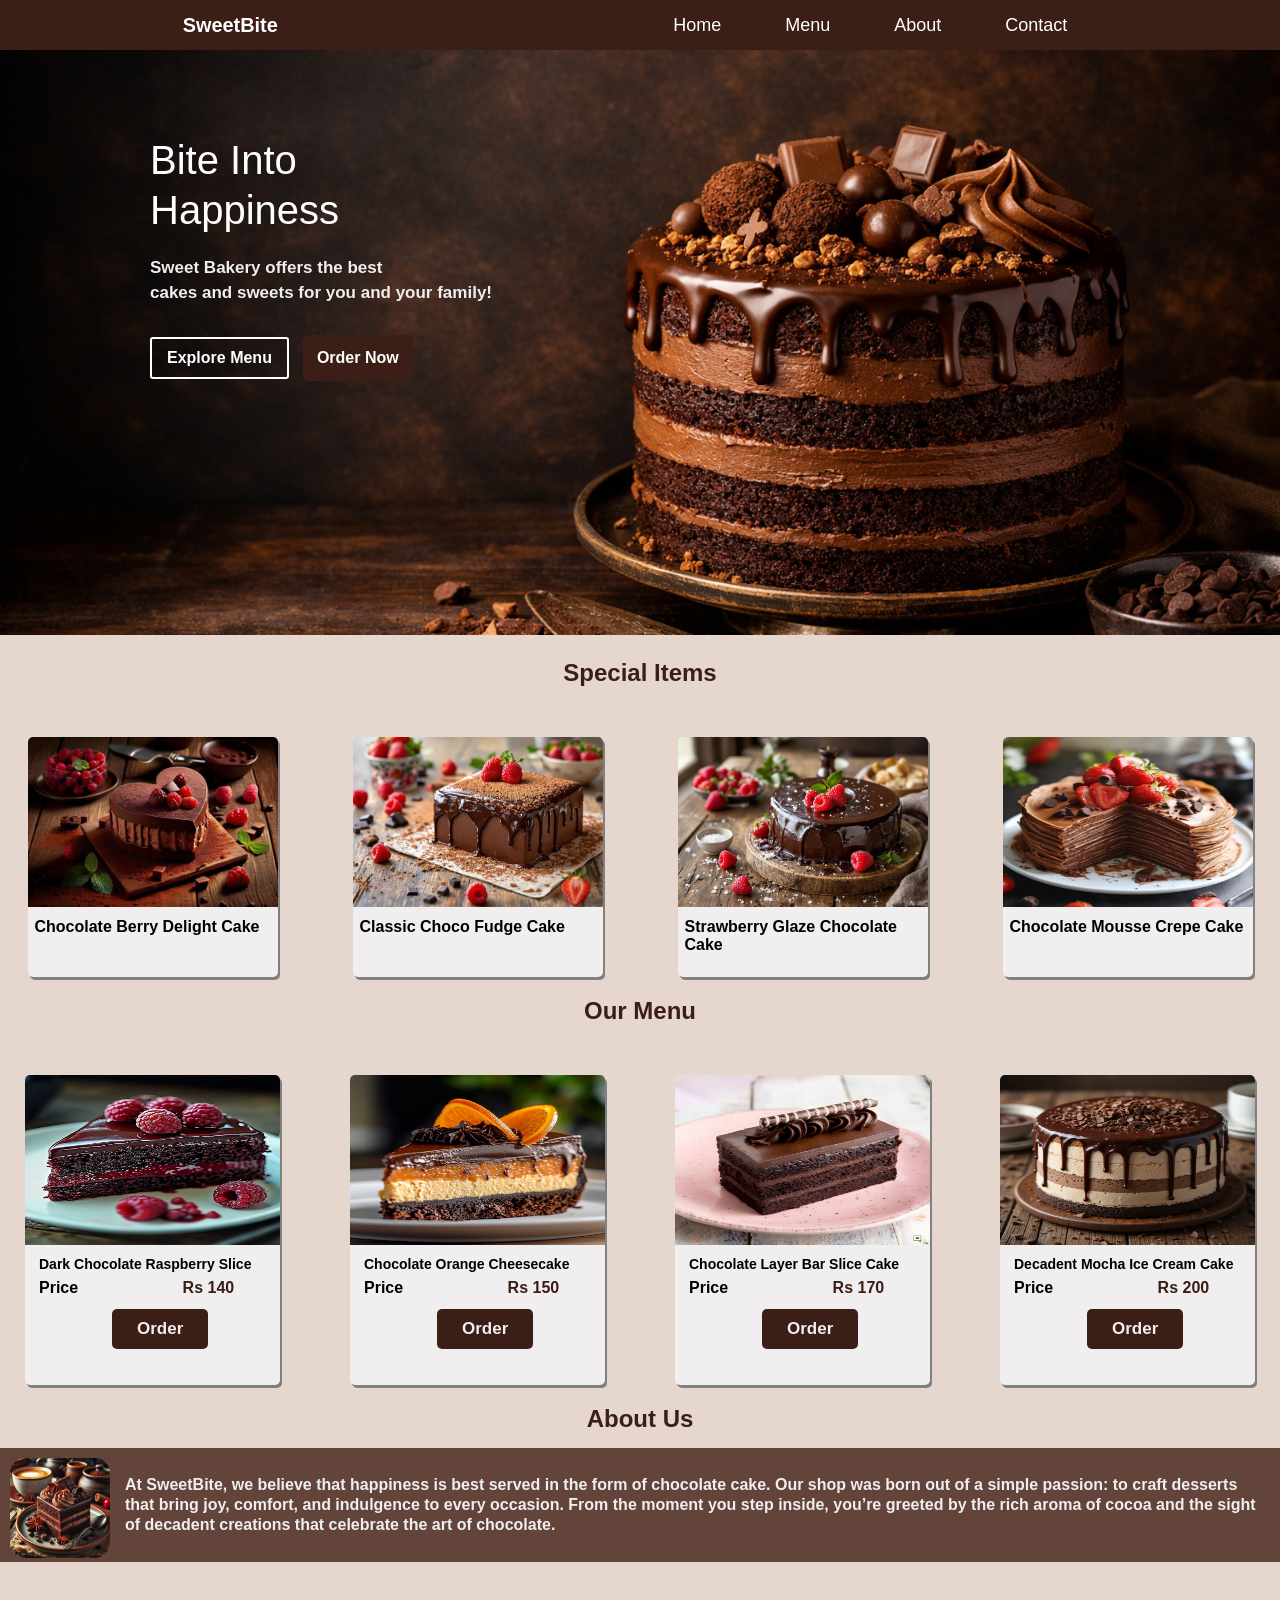
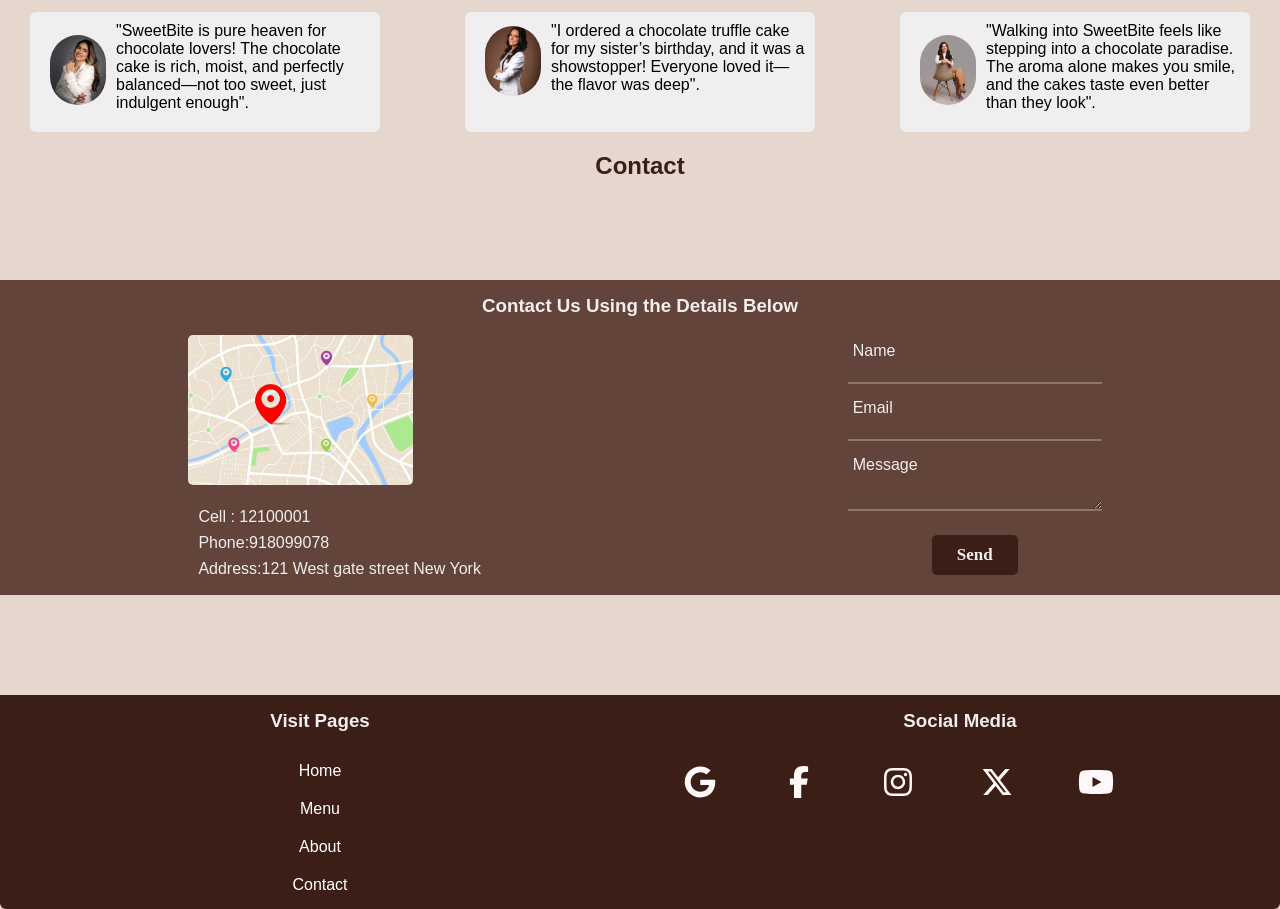
<file: index.html>
<!DOCTYPE html>
<html lang="en">
<head>
  <meta charset="UTF-8">
  <meta name="viewport" content="width=device-width, initial-scale=1.0">
  <title>SweetBite</title>
  <link rel="stylesheet" href="style.css">
</head>
<body >
  <header id="nav-bar">
    <h3>SweetBite</h3>
    
    <nav>
      <ul>
        <li><a href="index.html">Home</a></li>
        <li><a href="menu.html">Menu</a></li>
        <li><a href="about.html">About</a></li>
        <li><a href="contact.html">Contact</a></li>
      </ul>
    </nav>
  </header>

  <main>
     <section class="hero-image">
      <img src="image/Copilot_20260327_180134.png" alt="shop-logo">
     </section>

     <section class="content">
      <p class="tagline">Bite Into <br>
      Happiness</p>
      <p class="grt-line">
        Sweet Bakery offers the best <br>
        cakes and sweets for you and your family!
      </p>
      
      <div class="btn">
        <a href="menu.html" class="trans">Explore Menu</a>
        <a href="menu.html" class="btn-btn">Order Now</a>
      </div>
     </section>

     <section>
      <h1>Special Items</h1>
      <div class="grid">
             <div class="card"><img src="image/download.jpeg" alt="dish" >
              <p>Chocolate Berry Delight Cake</p>
            </div>
            <div class="card"><img src="image/img-grid (1).jpeg" alt="dish">
              <p>Classic Choco Fudge Cake</p>
            </div>
            <div class="card"><img src="image/img-grid (2).jpeg" alt="dish" >
              <p>Strawberry Glaze Chocolate Cake</p>
            </div>
            <div class="card"><img src="image/Chocolate Mousse Crepe Cake Recipe – Elegant French Dessert Idea.jpeg" alt="dish" >
              <p>Chocolate Mousse Crepe Cake</p>
            </div>
      </div>
     </section>

     <section>
        <h1>Our Menu</h1>
         <div class="grid-menu">
          <div class="card-menu">
            <img src="image/Chocolate Raspberry Truffle Cake_ Indulge in a Decadent Dessert Delight.jpeg" alt="recipies" >
            <div class="description">
              <p class="recipe">Dark Chocolate Raspberry Slice</p>
              <p>Price <span>Rs 140</span></p>
              <button>Order</button>
            </div>
          </div>

           <div class="card-menu">
            <img src="image/Chocolate Orange Cheesecake.jpeg" alt="recipies" >
            <div class="description">
              <p class="recipe">Chocolate Orange Cheesecake</p>
              <p>Price <span>Rs 150</span></p>
              <button>Order</button>
            </div>
          </div>

           <div class="card-menu">
            <img src="image/download (1).jpeg" alt="recipies" >
            <div class="description">
              <p class="recipe">Chocolate Layer Bar Slice Cake</p>
              <p>Price <span>Rs 170</span></p>
              <button>Order</button>
            </div>
          </div>

          <div class="card-menu">
            <img src="image/Decadent Mocha Ice Cream Cake_ A Coffee Lover's Delight.jpeg" alt="recipies" >
            <div class="description">
              <p class="recipe">Decadent Mocha Ice Cream Cake</p>
              <p>Price <span>Rs 200</span></p>
              <button>Order</button>
            </div>
          </div>

         </div>
     </section>

    <section class="abt">
     <h1>About Us</h1>
     <div class="background">
       <div class="flex">
            <div ><img src="image/download (2).jpeg" alt="decoration" ></div>
            <div class="abt-content">
              <p>At SweetBite, we believe that happiness is best
                 served in the form of chocolate cake. Our shop was
                 born out of a simple passion: to craft desserts 
                 that bring joy, comfort, and indulgence to every 
                 occasion. From the moment you step inside, you’re
                 greeted by the rich aroma of cocoa and the sight 
                 of decadent creations that celebrate the art of
                 chocolate.</p>
           </div>
        </div>
     </div>
      <div class="cmt-grid">
           <div class="container">
           <div class="flex">
            <div ><img src="image/📸 @nutrijuliafreitasg.jpeg" alt="profile" height="70px;"></div>
             <div class="abt-content">
              <p>"SweetBite is pure heaven for chocolate lovers! The chocolate cake is rich, moist, and perfectly balanced—not too sweet, just indulgent enough".</p>
             </div>
         </div>
       </div>

        <div class="container">
           <div class="flex">
            <div ><img src="image/Todas as publicações • Instagram.jpeg" alt="profile" height="70px;"></div>
             <div class="abt-content">
              <p>"I ordered a chocolate truffle cake for my sister’s birthday, and it was a showstopper! Everyone loved it—the flavor was deep".</p>
             </div>
         </div>
       </div>

        <div class="container">
           <div class="flex">
            <div ><img src="image/No mercado atual, o posicionamento de imagem é….jpeg" alt="profile" height="70px;"></div>
             <div class="abt-content">
              <p>"Walking into SweetBite feels like stepping into a chocolate paradise. The aroma alone makes you smile, and the cakes taste even better than they look".</p>
             </div>
         </div>
       </div>

      </div>
      
    </section>

   <section>
    <h1>Contact</h1>
    <div class="contact">
       <h3>Contact Us Using the Details Below</h3>
      <div class="flex-contact">
        <div>
        <img src="image/Mix of images I researched for Product Creation and Brochure Creation.jpeg" alt="location" height="100px" >
        <p>Cell : 12100001</p>
        <p>Phone:918099078</p>
        <p>Address:121 West gate street 
           New York</p>
        </div>
          <form>
           
            <div>
              <label>Name</label>
              <input type="text" name="username">
            </div>

            <div>
              <label>Email</label>
              <input type="email" name="email">
            </div>

            <div>
              <label>Message</label>
              <textarea></textarea>
            </div>

            <div class="submit">
              
              <input type="submit" value="Send">
            </div>

          </form>

      </div>
    
    </div>
   </section>
  </main>

  <footer>
    <div class="footer">
     <div class="pg">
       <h3>Visit Pages</h3>
          <a href="index.html">Home</a>
          <a href="menu.html">Menu</a>
          <a href="about.html">About</a>
          <a href="contact.html">Contact</a>
     </div>
    
     <div class="pg">
       <h3>Social Media</h3>
          <img src="icons/google-brands-solid-full (1).svg" alt="social-media" height="40px">
          <img src="icons/facebook-f-brands-solid-full.svg" alt="social-media" height="40px">
          <img src="icons/instagram-brands-solid-full.svg" alt="social-media" height="40px">
          <img src="icons/x-twitter-brands-solid-full (1).svg" alt="social-media" height="40px">
          <img src="icons/youtube-brands-solid-full (1).svg" alt="social-media" height="40px">
     </div>
    
    </div>
  </footer>
</body>
</html>
</file>
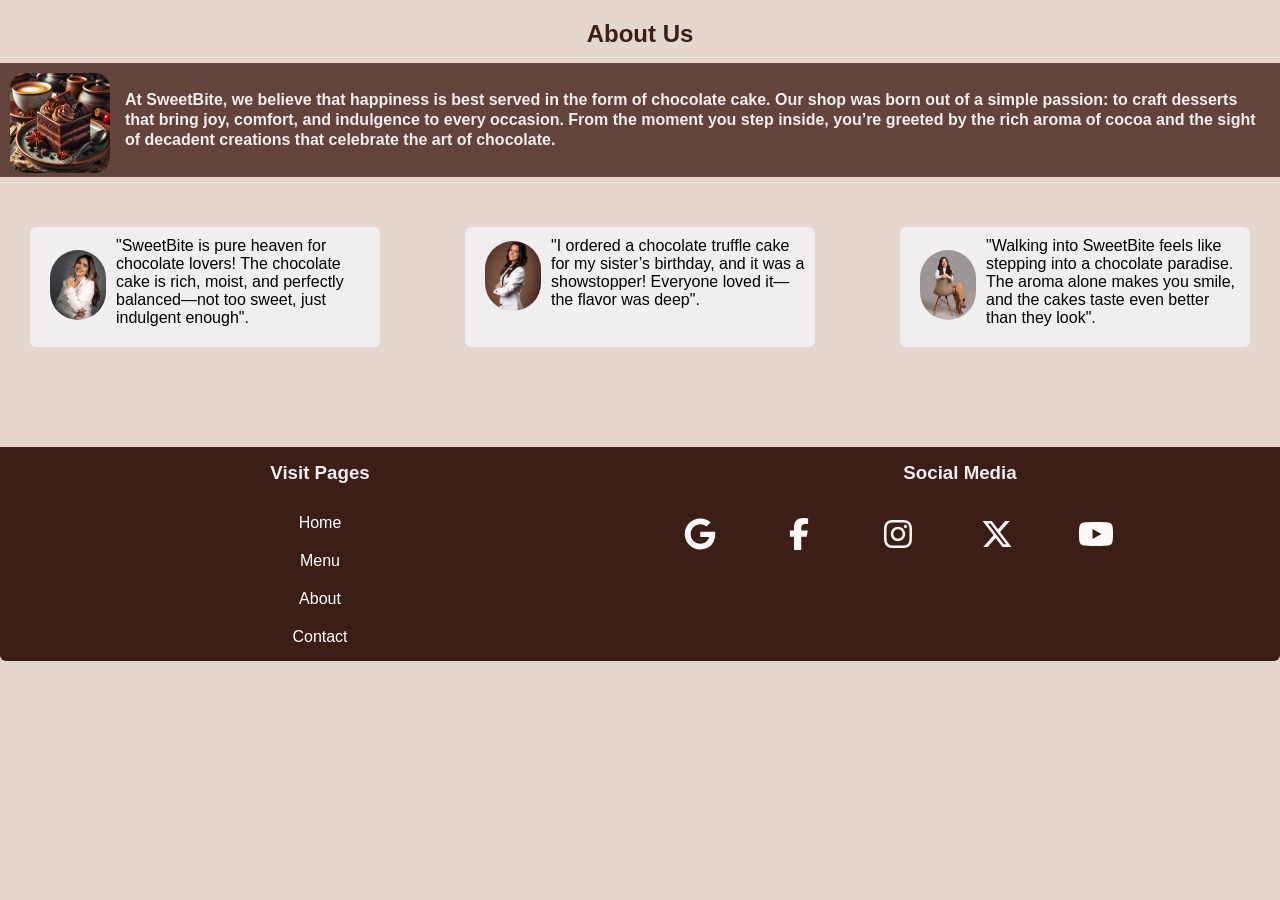
<file: about.html>
<!DOCTYPE html>
<html lang="en">
<head>
  <meta charset="UTF-8">
  <meta name="viewport" content="width=device-width, initial-scale=1.0">
  <title>About</title>
  <link rel="stylesheet" href="style.css">
</head>
<body>
  
   <section class="abt">
     <h1>About Us</h1>
     <div class="background">
       <div class="flex">
            <div ><img src="image/download (2).jpeg" alt="decoration" height="100px"></div>
            <div class="abt-content">
              <p>At SweetBite, we believe that happiness is best
                 served in the form of chocolate cake. Our shop was
                 born out of a simple passion: to craft desserts 
                 that bring joy, comfort, and indulgence to every 
                 occasion. From the moment you step inside, you’re
                 greeted by the rich aroma of cocoa and the sight 
                 of decadent creations that celebrate the art of
                 chocolate.</p>
           </div>
        </div>
     </div>
      <div class="cmt-grid">
           <div class="container">
           <div class="flex">
            <div ><img src="image/📸 @nutrijuliafreitasg.jpeg" alt="profile" height="70px"></div>
             <div class="abt-content">
              <p>"SweetBite is pure heaven for chocolate lovers! The chocolate cake is rich, moist, and perfectly balanced—not too sweet, just indulgent enough".</p>
             </div>
         </div>
       </div>

        <div class="container">
           <div class="flex">
            <div ><img src="image/Todas as publicações • Instagram.jpeg" alt="profile" height="70px"></div>
             <div class="abt-content">
              <p>"I ordered a chocolate truffle cake for my sister’s birthday, and it was a showstopper! Everyone loved it—the flavor was deep".</p>
             </div>
         </div>
       </div>

        <div class="container">
           <div class="flex">
            <div ><img src="image/No mercado atual, o posicionamento de imagem é….jpeg" alt="profile" height="70px"></div>
             <div class="abt-content">
              <p>"Walking into SweetBite feels like stepping into a chocolate paradise. The aroma alone makes you smile, and the cakes taste even better than they look".</p>
             </div>
         </div>
       </div>

      </div>
      
    </section>

  <footer>
    <div class="footer">
     <div class="pg">
       <h3>Visit Pages</h3>
          <a href="index.html">Home</a>
          <a href="menu.html">Menu</a>
          <a href="about.html">About</a>
          <a href="contact.html">Contact</a>
     </div>
    
     <div class="pg">
       <h3>Social Media</h3>
          <img src="icons/google-brands-solid-full (1).svg" alt="social-media" height="40px">
          <img src="icons/facebook-f-brands-solid-full.svg" alt="social-media" height="40px">
          <img src="icons/instagram-brands-solid-full.svg" alt="social-media" height="40px">
          <img src="icons/x-twitter-brands-solid-full (1).svg" alt="social-media" height="40px">
          <img src="icons/youtube-brands-solid-full (1).svg" alt="social-media" height="40px">
     </div>
    
    </div>
  </footer>
</body>
</html>
</file>
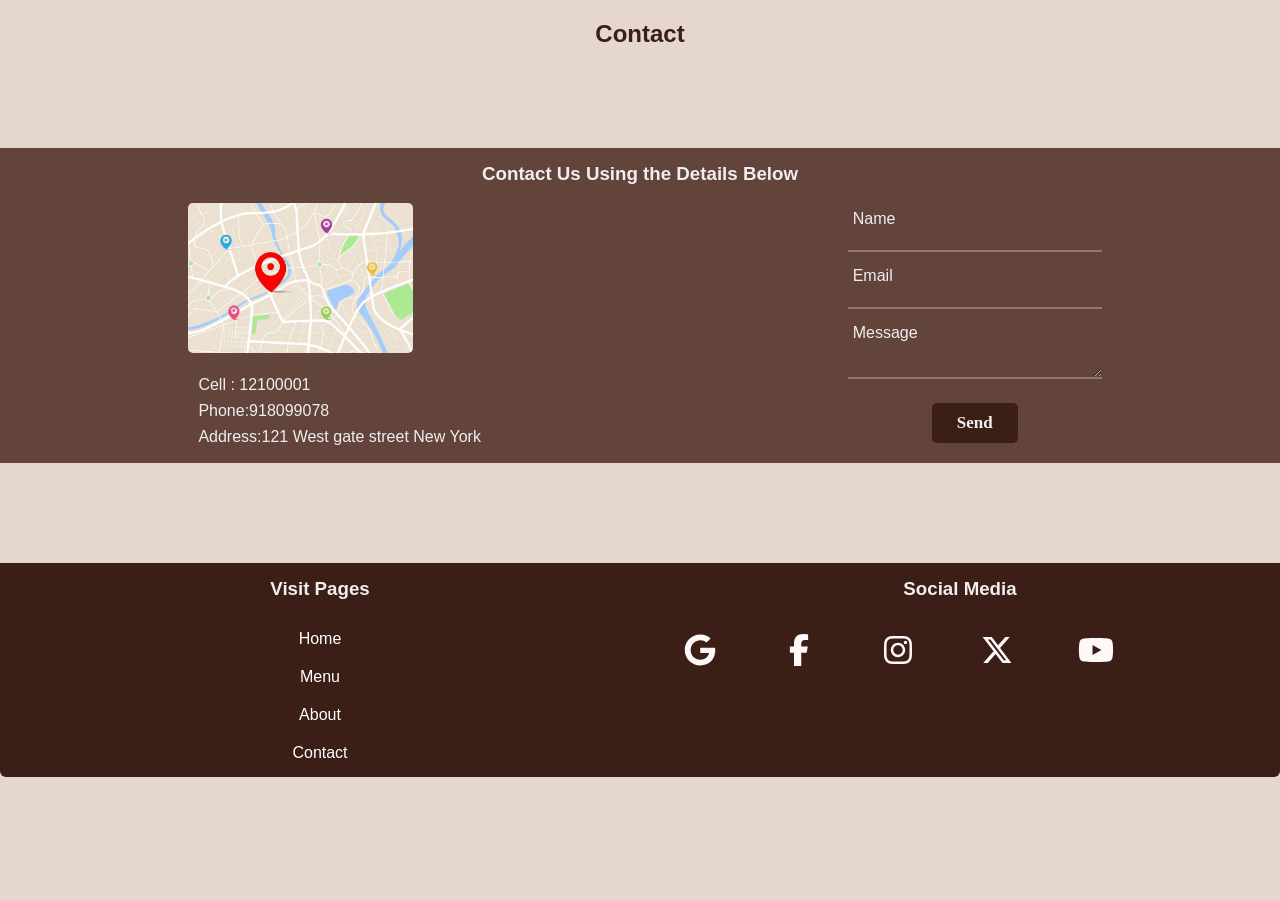
<file: contact.html>
<!DOCTYPE html>
<html lang="en">
<head>
  <meta charset="UTF-8">
  <meta name="viewport" content="width=device-width, initial-scale=1.0">
  <title>Contact</title>
  <link rel="stylesheet" href="style.css">
</head>
<body>
    <section>
    <h1>Contact</h1>
    <div class="contact">
       <h3>Contact Us Using the Details Below</h3>
      <div class="flex-contact">
        <div>
        <img src="image/Mix of images I researched for Product Creation and Brochure Creation.jpeg" alt="location" height="100px" >
        <p>Cell : 12100001</p>
        <p>Phone:918099078</p>
        <p>Address:121 West gate street 
           New York</p>
        </div>
          <form>
           
            <div>
              <label>Name</label>
              <input type="text" name="username">
            </div>

            <div>
              <label>Email</label>
              <input type="email" name="email">
            </div>

           <div>
              <label>Message</label>
              <textarea></textarea>
            </div>

            <div class="submit">
              
              <input type="submit" value="Send">
            </div>

          </form>

      </div>
    
    </div>
   </section>
  </main>

 <footer>
    <div class="footer">
     <div class="pg">
       <h3>Visit Pages</h3>
          <a href="index.html">Home</a>
          <a href="menu.html">Menu</a>
          <a href="about.html">About</a>
          <a href="contact.html">Contact</a>
     </div>
    
     <div class="pg">
       <h3>Social Media</h3>
          <img src="icons/google-brands-solid-full (1).svg" alt="social-media" height="40px">
          <img src="icons/facebook-f-brands-solid-full.svg" alt="social-media" height="40px">
          <img src="icons/instagram-brands-solid-full.svg" alt="social-media" height="40px">
          <img src="icons/x-twitter-brands-solid-full (1).svg" alt="social-media" height="40px">
          <img src="icons/youtube-brands-solid-full (1).svg" alt="social-media" height="40px">
     </div>
    
    </div>
  </footer>

</body>
</html>
</file>
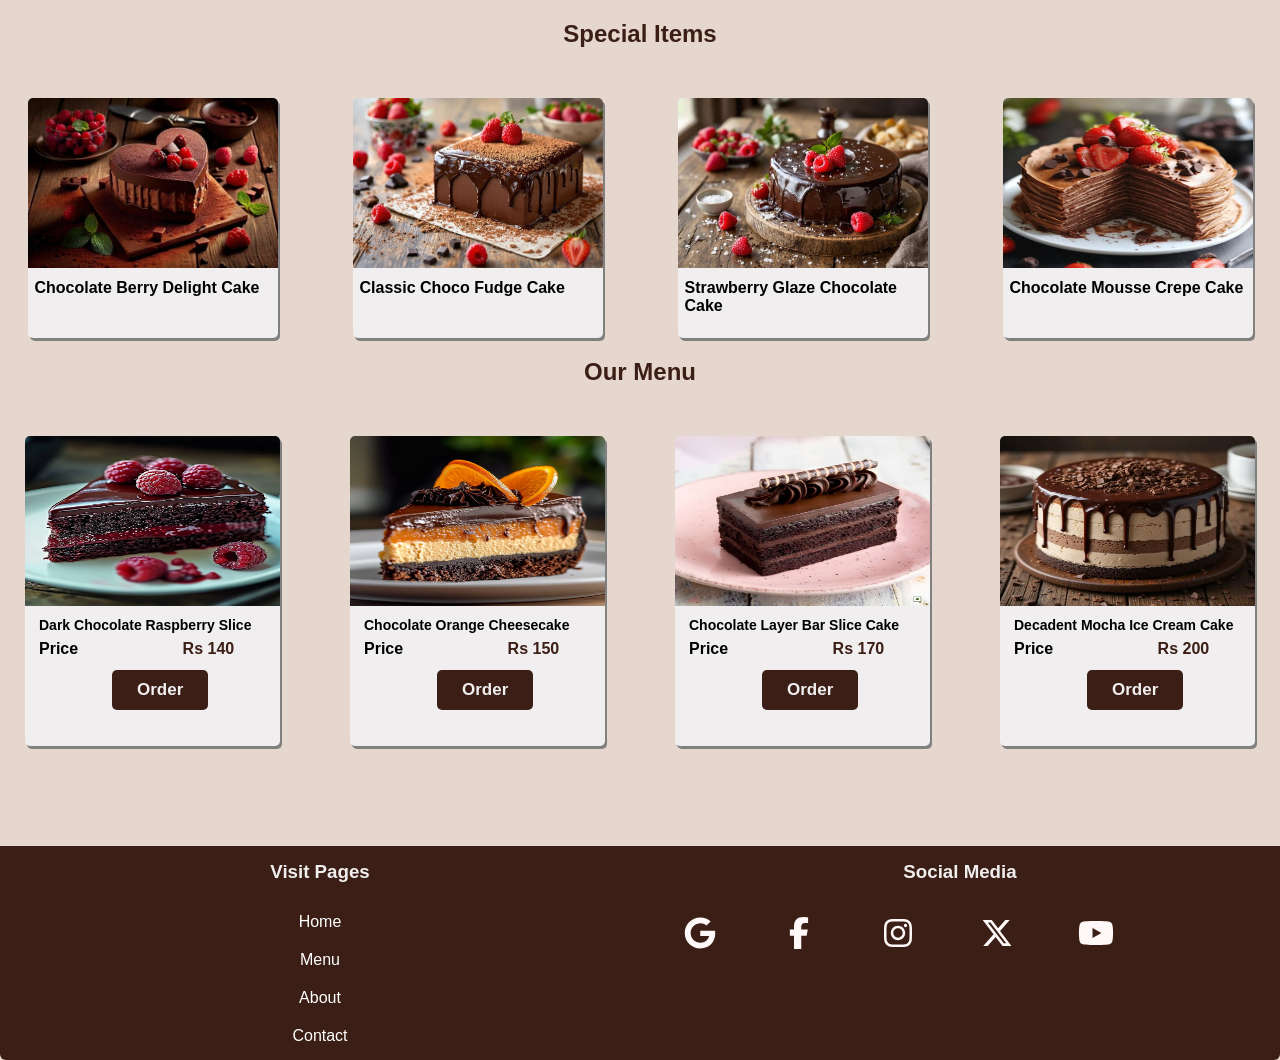
<file: menu.html>
<!DOCTYPE html>
<html lang="en">
<head>
  <meta charset="UTF-8">
  <meta name="viewport" content="width=device-width, initial-scale=1.0">
  <title>Menu</title>
  <link rel="stylesheet" href="style.css">
</head>
<body>
    <section>
      <h1>Special Items</h1>
      <div class="grid">
             <div class="card"><img src="image/download.jpeg" alt="dish" height="167px">
              <p>Chocolate Berry Delight Cake</p>
            </div>
            <div class="card"><img src="image/img-grid (1).jpeg" alt="dish" height="167px">
              <p>Classic Choco Fudge Cake</p>
            </div>
            <div class="card"><img src="image/img-grid (2).jpeg" alt="dish" height="167px">
              <p>Strawberry Glaze Chocolate Cake</p>
            </div>
            <div class="card"><img src="image/Chocolate Mousse Crepe Cake Recipe – Elegant French Dessert Idea.jpeg" alt="dish" height="170px" width="100%">
              <p>Chocolate Mousse Crepe Cake</p>
            </div>
      </div>
     </section>

     <section>
        <h1>Our Menu</h1>
         <div class="grid-menu">
          <div class="card-menu">
            <img src="image/Chocolate Raspberry Truffle Cake_ Indulge in a Decadent Dessert Delight.jpeg" alt="recipies" height="170px" width="100%">
            <div class="description">
              <p class="recipe">Dark Chocolate Raspberry Slice</p>
              <p>Price <span>Rs 140</span></p>
              <button>Order</button>
            </div>
          </div>

           <div class="card-menu">
            <img src="image/Chocolate Orange Cheesecake.jpeg" alt="recipies" height="170px" width="100%">
            <div class="description">
              <p class="recipe">Chocolate Orange Cheesecake</p>
              <p>Price <span>Rs 150</span></p>
              <button>Order</button>
            </div>
          </div>

           <div class="card-menu">
            <img src="image/download (1).jpeg" alt="recipies" height="170px" width="100%">
            <div class="description">
              <p class="recipe">Chocolate Layer Bar Slice Cake</p>
              <p>Price <span>Rs 170</span></p>
              <button>Order</button>
            </div>
          </div>

          <div class="card-menu">
            <img src="image/Decadent Mocha Ice Cream Cake_ A Coffee Lover's Delight.jpeg" alt="recipies" height="170px" width="100%">
            <div class="description">
              <p class="recipe">Decadent Mocha Ice Cream Cake</p>
              <p>Price <span>Rs 200</span></p>
              <button>Order</button>
            </div>
          </div>

         </div>
     </section>

 <footer>
    <div class="footer">
     <div class="pg">
       <h3>Visit Pages</h3>
          <a href="index.html">Home</a>
          <a href="menu.html">Menu</a>
          <a href="about.html">About</a>
          <a href="contact.html">Contact</a>
     </div>
    
     <div class="pg">
       <h3>Social Media</h3>
          <img src="icons/google-brands-solid-full (1).svg" alt="social-media" height="40px">
          <img src="icons/facebook-f-brands-solid-full.svg" alt="social-media" height="40px">
          <img src="icons/instagram-brands-solid-full.svg" alt="social-media" height="40px">
          <img src="icons/x-twitter-brands-solid-full (1).svg" alt="social-media" height="40px">
          <img src="icons/youtube-brands-solid-full (1).svg" alt="social-media" height="40px">
     </div>
    
    </div>
  </footer>


</body>
</html>
</file>
<file: style.css>
*{
  padding:0;
  margin:0;
  box-sizing:border-box;
}
a{
text-decoration: none;
}
:root{
  --primary-color:#3b1e16;
  --secondary-color:#63443b;
  --text1:#8E7766;
  --text2:#B09C8D;
  --text3:#f0eeee;
  --text:#fff;
}
body{
  background:#E6D7CE;
}
#nav-bar{
  display:flex;
  justify-content: space-around;
  align-items:center;
  background:var(--primary-color);
  color:var(--text);
  height:50px;
}
#nav-bar h3{
  font-family:'Gill Sans', 'Gill Sans MT', Calibri, 'Trebuchet MS', sans-serif;
  font-size: 19.9px;
  font-weight: 600;
  animation:heading 1s ease;
}

nav ul{
  list-style:none;
}
nav ul li{
  display: inline-block;
}
nav ul li a{
  display:block;
  font-family:'Trebuchet MS', 'Lucida Sans Unicode', 'Lucida Grande', 'Lucida Sans', Arial, sans-serif;
  color:var(--text);
  font-size: 13px;
  padding:5px;
  animation: nav 1s ease;
}
nav a:hover{
  background:var(--secondary-color);
}

.hero-image img{
  width:100%;
  min-width:300px;
  height:65vh;
  object-fit: cover;
  position:relative;
}

.content{
  position: absolute;
  top:15%;
  left:10%;
}
.tagline{
  color:var(--text);
  font-size: 40px;
  line-height:50px;
  font-family:'Gill Sans', 'Gill Sans MT', Calibri, 'Trebuchet MS', sans-serif;
  animation:tag 1s ease;
}
.grt-line{
  font-family:'Trebuchet MS', 'Lucida Sans Unicode', 'Lucida Grande', 'Lucida Sans', Arial, sans-serif;
  color:var(--text3);
  margin-top:20px;
  font-size: 17px;
  font-weight: 600;
  line-height: 25px;
  animation:greet 1s ease;
}
.btn {
  margin-top:30px;
  animation:btn 1s ease;
}
.btn a{
  display: inline-block;
  color:var(--text);
  font-family:'Trebuchet MS', 'Lucida Sans Unicode', 'Lucida Grande', 'Lucida Sans', Arial, sans-serif;
  font-weight: 600;
  
}
.btn-btn{
  padding:14px;
  margin-left:10px;
  background:var(--primary-color);
  border-radius:5px;
  transition:all 0.5s;

}
.trans{
  padding:10px 15px;
  border:2px solid var(--text);
  border-radius:3px;
  transition:all 0.5s;
}
.btn-btn:hover{
  background: var(--secondary-color);
  transform:scale(1.1);
}
.trans:hover{
 transform:scale(1.1); 
}
section h1{
  margin:15px;
  margin-top:20px;
  text-align: center;
  color:var(--primary-color);
  font-weight: 700;
  font-family:'Trebuchet MS', 'Lucida Sans Unicode', 'Lucida Grande', 'Lucida Sans', Arial, sans-serif;
  animation:topic 1s ease;
}
.grid{
  display:grid;
  grid-template-columns:repeat(auto-fit,minmax(250px,1fr));
  gap: 20px;
  margin-top:50px;
}
.card{
  width:100%;
  max-width:250px;
  height:240px;
  margin:0 auto;
  box-shadow:2px 3px gray;
  background: var(--text3);
  border-radius:5px;
  transition: all 0.5s;
}
.card img,
.card-menu img{
  height:170px;
  width:100%;
  border-radius:5px 5px 0 0;
}
.card p,
.card-menu p{
  margin:7px;
  font-weight: 600;
  font-family:Verdana, Geneva, Tahoma, sans-serif;
  
}
.card:hover,
.card-menu:hover,
.container:hover{
  transform: scale(1.1);
  box-shadow: 2px 3px var(--text1);
}
.grid-menu{
  display:grid;
  grid-template-columns:repeat(auto-fit,minmax(250px,1fr));
  gap: 20px;
  margin-top:50px;
}
.card-menu{
  width:100%;
  max-width:255px;
  height:310px;
  margin:0 auto;
  box-shadow:2px 3px gray;
  border-radius:5px;
  background: var(--text3);
  transition: all 0.5s;
}
.description{
  margin:7px;
}
.description span{
  margin-left:100px;
  color:var(--primary-color);
  font-weight: 700;
}
.recipe{
  font-size:14px;
}
 button{
  color:var(--text3);
  background:var(--primary-color);
  padding:10px 25px;
  border:none;
  border-radius: 5px;
  margin:5px;
  margin-left:80px;
  font-weight: 600;
  font-size:17px;
  font-family:'Trebuchet MS', 'Lucida Sans Unicode', 'Lucida Grande', 'Lucida Sans', Arial, sans-serif; 
   transition: all 0.5s;
 }
 button:hover
 {
  background:var(--secondary-color);
 }
 .background{
  background:var(--secondary-color);
  width:100%;
  animation:slide 1s ease;
 }
 .background img{
  height:100px;
  
 }
 .background p{
  margin:10px;
  padding:5px;
  line-height:20px ;
  font-weight: 600;
  color:var(--text3);
  font-family: 'Trebuchet MS', 'Lucida Sans Unicode', 'Lucida Grande', 'Lucida Sans', Arial, sans-serif;
 }
 .flex{
  display: flex;
  justify-content: space-around;
  align-items: center;
 }
 .abt img{
  margin-left:10px;
  margin-top:10px;
  border-radius:15px;
  
 }
 .cmt-grid{
  display:grid;
  grid-template-columns:1fr;
  gap:25px;
  margin-top:50px;
 }
 .container{
  background: var(--text3);
  width:350px;
  height:120px;
  border-radius:6px ;
  margin:0 auto;
  transition: all 0.5s;
 }
 .container img{
  margin-left:20px;
  border-radius:35px;
 }
 .container p{
  margin:10px;
  font-family: 'Trebuchet MS', 'Lucida Sans Unicode', 'Lucida Grande', 'Lucida Sans', Arial, sans-serif;
 }
 .contact{
  background:var(--secondary-color);
  width:100%;
  min-width:200px;
  min-height:300px;
  margin-top:100px;
  animation:contact 1s ease;
 }
 
 .contact h3,
 .footer h3{
  text-align: center;
  color:var(--text3);
  font-family: 'Trebuchet MS', 'Lucida Sans Unicode', 'Lucida Grande', 'Lucida Sans', Arial, sans-serif;
  padding:15px 0; 
 }
 .contact img{
  border-radius: 5px;
  margin:10px;
 }
 .contact p{
  margin:10px;
  margin-left:20px;
  text-align:justify;
  line-height: 16px;
  color:var(--text3);
  font-family: 'Trebuchet MS', 'Lucida Sans Unicode', 'Lucida Grande', 'Lucida Sans', Arial, sans-serif;
 }
 .flex-contact{
  display: flex;
  align-items: center;
  justify-content:space-around;
 }
 form{
  margin-top:5px;
 }
label{
  display: inline-block;
  margin:5px;
  color:var(--text3);
  font-family: 'Trebuchet MS', 'Lucida Sans Unicode', 'Lucida Grande', 'Lucida Sans', Arial, sans-serif;
}
input[type="text"],input[type="email"],
textarea{
  background:none;
  border:none;
  border-bottom:2px solid var(--text1);
  outline:none;
  width:100%;
  margin-bottom: 10px;;
}
input[type="text"],input[type="email"],
textarea::placeholder{
  color:var(--text3);
  font-weight: 600;
  font-size: 13px;
  font-family: 'Trebuchet MS', 'Lucida Sans Unicode', 'Lucida Grande', 'Lucida Sans', Arial, sans-serif;
 
}
input[type="text"],input[type="email"],
textarea:hover{
  outline:none;
  background:none;
}
textarea{
  color:var(--text3);
  font-weight: 600;
  font-size: 13px;
  font-family: 'Trebuchet MS', 'Lucida Sans Unicode', 'Lucida Grande', 'Lucida Sans', Arial, sans-serif;

}
input[type="submit"]{
  color:var(--text3);
  background:var(--primary-color);
  padding:10px 25px;
  border:none;
  border-radius: 5px;
  margin-top:10px;
  font-weight: 600;
  font-size:17px;
  font-family:'Trebuchet MS', 'Lucida Sans Unicode', 'Lucida Grande';
  transition: all 0.5s;
}
input[type="submit"]:hover{
  border:2px solid var(--primary-color);
  background:var(--secondary-color);
  color:var(--primary-color);
}
.submit{
  width:100%;
  height:70px;
  margin:0 auto;
  text-align: center;
}
.footer{
  display: grid;
  grid-template-columns:1fr 1fr;
  background: var(--primary-color);
  width:100%;
  height:auto;
  margin-top:100px;
  border-radius:0  0 6px 6px ;
}
.footer a
{
  text-align: center;
  margin:10px;
  font-family:'Trebuchet MS', 'Lucida Sans Unicode', 'Lucida Grande', 'Lucida Sans', Arial, sans-serif;
  color:var(--text);
  padding:5px;
  display:block;
}
.footer img{
  margin:15px;
  margin-left:40px;
}
/*animation*/
@keyframes heading{
  0%{
    transform:translateX(-500px);
  }
  100%{
    transform:translateY(0);
  }
}

@keyframes tag{
  0%{
    transform:translateY(-1000px);
  }
  100%{
    transform:translateY(0);
  }
}

@keyframes greet{
   0%{
    transform:translateX(-1000px);
  }
  100%{
    transform:translateY(0);
  }
}

@keyframes btn {
   0%{
    transform:translateX(10000px);
  }
  100%{
    transform:translateY(0);
  }
}

@keyframes topic {
   0%{
    transform:translateX(-1000px);
  }
  100%{
    transform:translateY(0);
  }
}

@keyframes slide {
   0%{
    transform:translateX(-10000px);
  }
  100%{
    transform:translateY(0);
  }
}

@keyframes contact {
   0%{
    transform:translateX(-10000px);
  }
  100%{
    transform:translateY(0);
  }
}

@keyframes nav{
  0%{
    transform:translateY(-1000px);
  }
  100%{
    transform:translateY(0);
  }
}
/*Responsive design*/
@media(min-width:530px){
  
  
}

@media(min-width:700px) {
  nav ul li a{
    padding:15px 20px;
    font-size:18px;
  }
  .content{
    left:70px;
  }
  .contact img{
    height:120px;
  }
  .cmt-grid{
    grid-template-columns:1fr 1fr;
  }
}

@media(min-width:1024px){
 nav ul li a{
    padding:20px 30px;
  }
  .content{
    left:150px;
  }
  .contact img{
    height:150px;
    margin-top:-5px;
  }
  .cmt-grid{
    grid-template-columns:1fr 1fr 1fr;
  }
}
</file>
